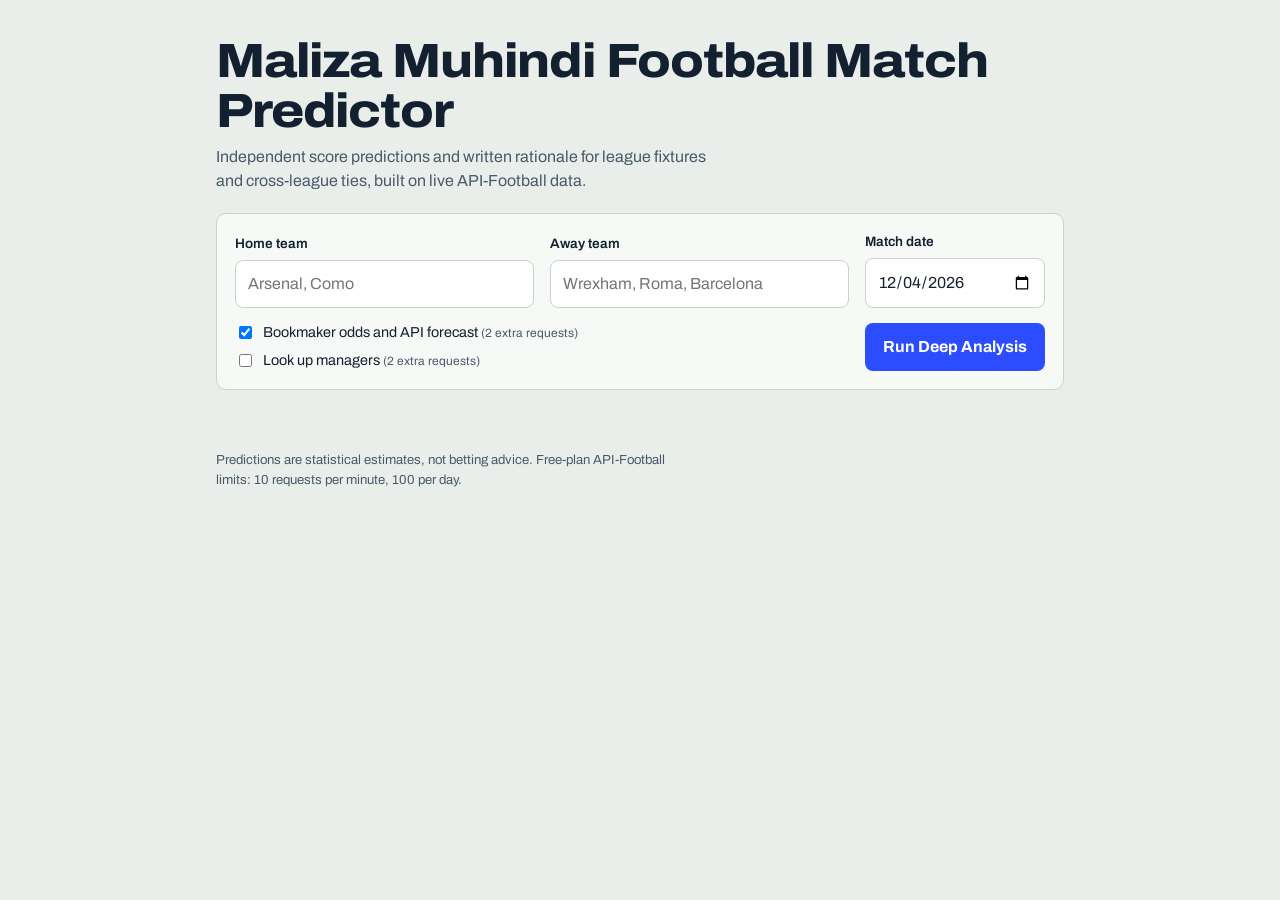
<file: index.html>
<!DOCTYPE html>
<html lang="en">
<head>
  <meta charset="UTF-8">
  <meta name="viewport" content="width=device-width, initial-scale=1">
  <title>Maliza Muhindi Football Match Predictor</title>
  <link rel="preconnect" href="https://fonts.googleapis.com">
  <link rel="preconnect" href="https://fonts.gstatic.com" crossorigin>
  <link href="https://fonts.googleapis.com/css2?family=Archivo:wdth,wght@62..125,100..900&family=Source+Serif+4:opsz,wght@8..60,400;8..60,600&display=swap" rel="stylesheet">
  <link rel="stylesheet" href="styles.css">
</head>
<body>
  <header class="masthead">
    <h1>Maliza Muhindi Football Match Predictor</h1>
    <p>Independent score predictions and written rationale for league fixtures and cross-league ties, built on live API-Football data.</p>
  </header>

  <form id="form" class="panel" novalidate>
    <div class="field">
      <label for="home">Home team</label>
      <input id="home" name="home" type="text" placeholder="Arsenal, Como" autocomplete="off" required>
    </div>
    <div class="field">
      <label for="away">Away team</label>
      <input id="away" name="away" type="text" placeholder="Wrexham, Roma, Barcelona" autocomplete="off" required>
    </div>
    <div class="field">
      <label for="date">Match date</label>
      <input id="date" name="date" type="date" required>
    </div>
    <div class="checks">
      <label class="check">
        <input id="market" type="checkbox" checked>
        <span>Bookmaker odds and API forecast <small>(2 extra requests)</small></span>
      </label>
      <label class="check">
        <input id="coaches" type="checkbox">
        <span>Look up managers <small>(2 extra requests)</small></span>
      </label>
    </div>
    <button id="run" type="submit">Run Deep Analysis</button>
  </form>

  <section id="status" class="status" role="status" aria-live="polite" hidden></section>
  <section id="error" class="error" role="alert" hidden></section>
  <main id="results"></main>
  <div id="log"></div>

  <footer class="foot">
    Predictions are statistical estimates, not betting advice. Free-plan API-Football limits: 10 requests per minute, 100 per day.
  </footer>

  <script src="app.js" defer></script>
</body>
</html>
</file>
<file: styles.css>
:root {
  --paper: #e9eeea;
  --card: #f7f9f6;
  --ink: #12202f;
  --ink-soft: #4a5a6a;
  --line: #c9d3cc;
  --board: #0e1a2b;
  --board-line: #26374d;
  --amber: #ffb81c;
  --blue: #2b4cff;
  --win: #1f8a4c;
  --draw: #8a93a0;
  --loss: #c4452f;
  --radius: 10px;
}

* { box-sizing: border-box; }

html { -webkit-text-size-adjust: 100%; }

body {
  margin: 0;
  padding: 0 16px 48px;
  max-width: 880px;
  margin-inline: auto;
  background: var(--paper);
  color: var(--ink);
  font-family: "Archivo", system-ui, -apple-system, "Segoe UI", sans-serif;
  font-size: 16px;
  line-height: 1.5;
}

.masthead { padding: 36px 0 20px; }
.masthead h1 {
  margin: 0 0 8px;
  font-size: clamp(1.9rem, 6vw, 3rem);
  font-weight: 800;
  font-stretch: 112%;
  letter-spacing: -0.02em;
  line-height: 1.05;
}
.masthead p { margin: 0; color: var(--ink-soft); max-width: 56ch; }

/* ---------- form ---------- */
.panel {
  display: grid;
  grid-template-columns: 1fr 1fr 180px;
  gap: 14px 16px;
  align-items: end;
  padding: 18px;
  background: var(--card);
  border: 1px solid var(--line);
  border-radius: var(--radius);
}
.field { display: flex; flex-direction: column; gap: 6px; min-width: 0; }
.field label { font-size: 0.85rem; font-weight: 600; }
.field input[type="text"], .field input[type="date"] {
  width: 100%;
  padding: 11px 12px;
  font: inherit;
  color: var(--ink);
  background: #fff;
  border: 1px solid var(--line);
  border-radius: 8px;
}
input:focus-visible, button:focus-visible {
  outline: 3px solid var(--blue);
  outline-offset: 2px;
}
.checks { grid-column: 1 / 3; display: flex; flex-direction: column; gap: 6px; }
.check { display: flex; align-items: center; gap: 8px; font-size: 0.9rem; }
.check small { color: var(--ink-soft); }
#run {
  grid-column: 3;
  padding: 12px 16px;
  font: inherit; font-weight: 700;
  color: #fff; background: var(--blue);
  border: 0; border-radius: 8px; cursor: pointer;
}
#run:hover { background: #1f3be0; }
#run[disabled] { background: var(--ink-soft); cursor: progress; }

@media (max-width: 720px) {
  .panel { grid-template-columns: 1fr; }
  .checks, #run { grid-column: 1; }
}

/* ---------- status & errors ---------- */
.status, .error {
  margin-top: 16px; padding: 14px 16px;
  border-radius: var(--radius); font-size: 0.95rem;
}
.status { background: var(--card); border: 1px solid var(--line); }
.status .bar { height: 4px; background: var(--line); border-radius: 2px; margin-top: 10px; overflow: hidden; }
.status .bar i { display: block; height: 100%; width: 30%; background: var(--blue); animation: slide 1.1s ease-in-out infinite; }
@keyframes slide { from { transform: translateX(-100%); } to { transform: translateX(340%); } }
.error { background: #fbeae6; border: 1px solid #e3b5ab; color: #6d2316; }
.error strong { display: block; margin-bottom: 4px; }

/* ---------- results ---------- */
#results { margin-top: 24px; display: grid; grid-template-columns: minmax(0, 1fr); gap: 28px; }
.block { min-width: 0; }
.block h2 { margin: 0 0 12px; font-size: 1.25rem; font-weight: 800; font-stretch: 108%; letter-spacing: -0.01em; }

/* Section 1: the scoreboard */
.board {
  background: var(--board);
  color: #eaf0f8;
  border-radius: 14px;
  padding: 22px 18px 18px;
}
.board .teams {
  display: grid; grid-template-columns: minmax(0, 1fr) auto minmax(0, 1fr); gap: 10px; align-items: center;
}
.board .team { display: flex; flex-direction: column; gap: 4px; min-width: 0; }
.board .team.away { text-align: right; align-items: flex-end; }
.board .team b { font-size: clamp(1rem, 3.6vw, 1.5rem); font-weight: 800; line-height: 1.15; overflow-wrap: anywhere; }
.board .team span { font-size: 0.8rem; color: #9fb0c6; }
.board img.crest { width: 44px; height: 44px; object-fit: contain; }
.digits {
  display: flex; align-items: center; gap: 8px;
  font-weight: 900; font-stretch: 100%;
  font-size: clamp(2.2rem, 11vw, 5.5rem);
  line-height: 1; color: var(--amber);
  font-variant-numeric: tabular-nums;
}
.digits .sep { color: #5a6e88; font-size: 0.5em; }
.digits .cell {
  min-width: 1.1ch; text-align: center; padding: 0.06em 0.16em;
  background: #07101c; border: 1px solid var(--board-line); border-radius: 8px;
}
.meta { margin-top: 18px; padding-top: 14px; border-top: 1px solid var(--board-line); display: grid; gap: 4px; font-size: 0.92rem; }
.meta div { color: #c6d2e2; }
.conf {
  display: inline-block; margin-top: 12px; padding: 4px 12px;
  border-radius: 999px; font-weight: 700; font-size: 0.85rem;
  background: var(--amber); color: #1a1200;
}
.conf.Medium { background: #cfd8e6; color: #0e1a2b; }
.conf.Low { background: #7a8aa3; color: #fff; }

.odds { margin-top: 16px; }
.odds .strip { display: flex; height: 12px; border-radius: 6px; overflow: hidden; gap: 2px; }
.odds .strip i { display: block; height: 100%; }
.odds .strip .h { background: var(--blue); }
.odds .strip .d { background: #6c7a8f; }
.odds .strip .a { background: var(--amber); }
.odds .labels { display: flex; justify-content: space-between; font-size: 0.8rem; color: #b6c3d6; margin-top: 6px; gap: 8px; flex-wrap: wrap; }
.chips { display: flex; flex-wrap: wrap; gap: 8px; margin-top: 12px; }
.chips span { padding: 4px 10px; border: 1px solid var(--board-line); border-radius: 6px; font-size: 0.82rem; color: #c6d2e2; }

/* Section 2: narrative */
.prose {
  background: var(--card); border: 1px solid var(--line); border-radius: var(--radius);
  padding: 20px 20px 8px;
  font-family: "Source Serif 4", Georgia, serif; font-size: 1.05rem; line-height: 1.7;
}
.prose h3 { font-family: "Archivo", system-ui, sans-serif; font-size: 1rem; font-weight: 700; margin: 22px 0 6px; }
.prose h3:first-child { margin-top: 0; }
.prose p { margin: 0 0 14px; max-width: 70ch; }
.formline { display: inline-flex; gap: 3px; vertical-align: middle; margin: 0 4px; }
.formline i {
  width: 22px; height: 22px; border-radius: 4px; color: #fff;
  font: 700 0.72rem/22px "Archivo", sans-serif; text-align: center; font-style: normal;
}
.formline .W { background: var(--win); }
.formline .D { background: var(--draw); }
.formline .L { background: var(--loss); }
.tablewrap { overflow-x: auto; margin: 4px 0 16px; }
table.norm { border-collapse: collapse; font-family: "Archivo", sans-serif; font-size: 0.88rem; min-width: 420px; width: 100%; }
table.norm th, table.norm td { text-align: right; padding: 7px 10px; border-bottom: 1px solid var(--line); }
table.norm th:first-child, table.norm td:first-child { text-align: left; }
table.norm th { font-weight: 700; background: #eef2ee; }

/* Section 3 */
.meta-grid { display: grid; gap: 14px; grid-template-columns: repeat(2, minmax(0, 1fr)); }
.card { min-width: 0; overflow-wrap: anywhere; background: var(--card); border: 1px solid var(--line); border-radius: var(--radius); padding: 16px 18px; }
.card h3 { margin: 0 0 8px; font-size: 0.98rem; font-weight: 700; }
.card ul { margin: 0; padding-left: 18px; font-size: 0.92rem; }
.card li { margin: 3px 0; }
.card.wide { grid-column: 1 / -1; }
.ok { color: var(--win); font-weight: 700; }
.bad { color: var(--loss); font-weight: 700; }
@media (max-width: 720px) { .meta-grid { grid-template-columns: minmax(0, 1fr); } }

.foot { margin-top: 36px; font-size: 0.82rem; color: var(--ink-soft); max-width: 60ch; }

@media (prefers-reduced-motion: reduce) {
  .status .bar i { animation: none; width: 100%; }
}

@media (max-width: 420px) {
  body { padding-inline: 12px; }
  .board { padding: 18px 12px 14px; }
  .board img.crest { width: 34px; height: 34px; }
  .digits { gap: 4px; }
  .prose { padding: 16px 14px 4px; font-size: 1rem; }
}

.warn { color: #9a6200; font-weight: 700; }
.small { font-size: 0.85rem; color: var(--ink-soft); margin: 8px 0 0; }
.card small { color: var(--ink-soft); }
.board.nodata .digits { color: #7f93ae; }
.board .why { margin: 14px 0 6px; padding-left: 18px; font-size: 0.9rem; color: #d6e0ee; }
.board .why-note { margin: 0; font-size: 0.85rem; color: #9fb0c6; }
button.secondary {
  margin: 12px 8px 0 0; padding: 9px 14px; font: inherit; font-weight: 600; font-size: 0.9rem;
  color: var(--ink); background: #fff; border: 1px solid var(--line); border-radius: 8px; cursor: pointer;
}
button.secondary:hover { background: #eef2ee; }
button.secondary:focus-visible { outline: 3px solid var(--blue); outline-offset: 2px; }
#log { margin-top: 28px; }
</file>
